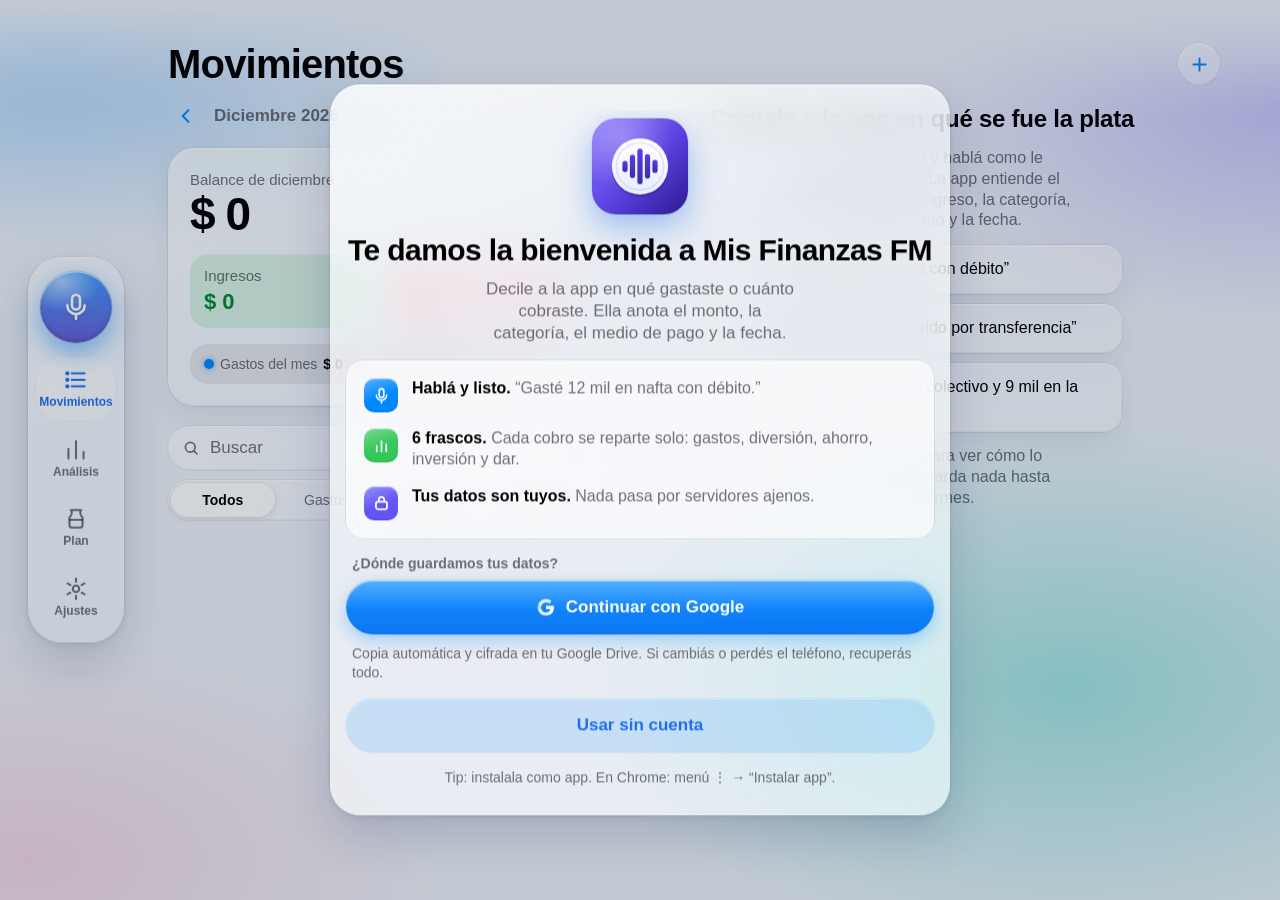
<file: index.html>
<!doctype html>
<!-- Mis Finanzas — Copyright (c) 2026 Felipe Manrique. Todos los derechos reservados. Ver LICENSE. -->
<html lang="es-AR">
<head>
<meta charset="utf-8">
<meta http-equiv="Content-Security-Policy" content="object-src 'none'; base-uri 'self'; form-action 'self'">
<meta name="viewport" content="width=device-width, initial-scale=1, viewport-fit=cover">
<title>Mis Finanzas FM</title>
<meta name="description" content="6 frascos, cartera de inversiones, metas y cuotas, por voz.">
<meta name="theme-color" content="#EEF3FA" media="(prefers-color-scheme: light)">
<meta name="theme-color" content="#05070F" media="(prefers-color-scheme: dark)">
<meta name="apple-mobile-web-app-capable" content="yes">
<meta name="mobile-web-app-capable" content="yes">
<meta name="apple-mobile-web-app-status-bar-style" content="default">
<meta name="apple-mobile-web-app-title" content="Finanzas FM">
<link rel="manifest" href="manifest.webmanifest">
<link rel="icon" type="image/png" sizes="192x192" href="https://felipemanrique.github.io/mis-finanzas-fm/icons/icon-192.png">
<link rel="icon" type="image/png" sizes="512x512" href="https://felipemanrique.github.io/mis-finanzas-fm/icons/icon-512.png">
<link rel="icon" type="image/png" sizes="32x32" href="https://felipemanrique.github.io/mis-finanzas-fm/icons/icon-32.png">
<link rel="shortcut icon" href="https://felipemanrique.github.io/mis-finanzas-fm/icons/icon-192.png">
<link rel="apple-touch-icon" href="https://felipemanrique.github.io/mis-finanzas-fm/apple-touch-icon.png">
<link rel="apple-touch-icon" sizes="152x152" href="https://felipemanrique.github.io/mis-finanzas-fm/icons/icon-152.png">
<link rel="apple-touch-icon" sizes="167x167" href="https://felipemanrique.github.io/mis-finanzas-fm/icons/icon-167.png">
<link rel="apple-touch-icon" sizes="180x180" href="https://felipemanrique.github.io/mis-finanzas-fm/icons/icon-180.png">
<link rel="stylesheet" href="styles.css">
</head>
<body>
<main class="app" id="app">
  <section id="view-movs" data-view="movs">
    <header class="topbar">
      <h1 class="large-title">Movimientos</h1>
      <span class="top-actions"><button class="icon-btn cloud" id="btn-cloud" hidden aria-label="Copia en Drive"><svg viewBox="0 0 24 24" fill="none" stroke="currentColor" stroke-width="2" stroke-linecap="round" stroke-linejoin="round"><path d="M7 18.5h10.5a4 4 0 0 0 .6-7.95A6 6 0 0 0 6.6 9.1 4.75 4.75 0 0 0 7 18.5z"/></svg></button>
      <button class="icon-btn" id="btn-add" aria-label="Cargar a mano"><svg viewBox="0 0 24 24" fill="none" stroke="currentColor" stroke-width="2.2" stroke-linecap="round"><path d="M12 5v14M5 12h14"/></svg></button></span>
    </header>
    <div class="movs-layout"><div class="movs-side">
    <div class="month-switch" data-month-switch></div>
    <div class="summary" id="summary"></div>
    <div id="backup-banner"></div>
    <div class="tools">
      <label class="search"><svg viewBox="0 0 24 24" fill="none" stroke="currentColor" stroke-width="2.2" stroke-linecap="round"><circle cx="11" cy="11" r="6.5"/><path d="m16 16 4 4"/></svg>
        <span class="sr">Buscar</span><input id="q" type="search" placeholder="Buscar" autocomplete="off"></label>
      <div class="segmented" id="type-filter" role="group" aria-label="Tipo">
        <button data-f="all" aria-pressed="true">Todos</button><button data-f="gasto" aria-pressed="false">Gastos</button><button data-f="ingreso" aria-pressed="false">Ingresos</button><button data-f="inversion" aria-pressed="false">Inversión</button>
      </div>
      <div class="chip-filter" id="cat-filter" hidden></div>
    </div>
    </div><div class="movs-main" id="list"></div></div>
  </section>

  <section id="view-stats" data-view="stats" hidden>
    <header class="topbar"><h1 class="large-title">Análisis</h1></header>
    <div class="month-switch" data-month-switch></div>
    <div id="stats"></div>
  </section>

  <section id="view-accounts" data-view="accounts" hidden>
    <header class="topbar"><h1 class="large-title">Mi plan</h1></header>
    <div class="month-switch" data-month-switch></div>
    <div id="accounts"></div>
  </section>

  <section id="view-settings" data-view="settings" hidden>
    <header class="topbar"><h1 class="large-title">Ajustes</h1></header>
    <div id="settings"></div>
  </section>
</main>

<div class="scroll-edge-bottom" aria-hidden="true"></div>
<nav class="tabbar" aria-label="Secciones">
  <button class="tab" data-tab="movs" aria-current="page"><svg viewBox="0 0 24 24" fill="none" stroke="currentColor" stroke-width="1.9" stroke-linecap="round" stroke-linejoin="round"><path d="M8 6h12M8 12h12M8 18h12"/><circle cx="4" cy="6" r="1" fill="currentColor"/><circle cx="4" cy="12" r="1" fill="currentColor"/><circle cx="4" cy="18" r="1" fill="currentColor"/></svg>Movimientos</button>
  <button class="tab" data-tab="stats"><svg viewBox="0 0 24 24" fill="none" stroke="currentColor" stroke-width="1.9" stroke-linecap="round" stroke-linejoin="round"><path d="M5 20V11M12 20V4M19 20v-6"/></svg>Análisis</button>
  <button class="mic" id="btn-mic" aria-label="Cargar con la voz"><svg viewBox="0 0 24 24" fill="none" stroke="currentColor" stroke-width="2" stroke-linecap="round" stroke-linejoin="round"><rect x="9" y="3" width="6" height="11" rx="3"/><path d="M5.5 11a6.5 6.5 0 0 0 13 0M12 17.5V21"/></svg></button>
  <button class="tab" data-tab="accounts"><svg viewBox="0 0 24 24" fill="none" stroke="currentColor" stroke-width="1.9" stroke-linecap="round" stroke-linejoin="round"><path d="M7 4h10M8 4v3a4 4 0 0 1-2 3.5V18a2 2 0 0 0 2 2h8a2 2 0 0 0 2-2v-7.5A4 4 0 0 1 16 7V4"/><path d="M6 13h12"/></svg>Plan</button>
  <button class="tab" data-tab="settings"><svg viewBox="0 0 24 24" fill="none" stroke="currentColor" stroke-width="1.9" stroke-linecap="round" stroke-linejoin="round"><circle cx="12" cy="12" r="3"/><path d="M12 2.5v3M12 18.5v3M4.2 7l2.6 1.5M17.2 15.5l2.6 1.5M4.2 17l2.6-1.5M17.2 8.5 19.8 7"/></svg>Ajustes</button>
</nav>

<div class="scrim" id="scrim" hidden></div>
<div class="sheet" id="sheet" role="dialog" aria-modal="true" aria-labelledby="sheet-title" hidden>
  <div class="grabber"></div>
  <div class="sheet-head">
    <button class="txt-btn" id="sheet-left">Cancelar</button>
    <h2 id="sheet-title"></h2>
    <button class="txt-btn strong" id="sheet-right"></button>
  </div>
  <div class="sheet-body" id="sheet-body"></div>
</div>

<div class="toast" id="toast" role="status" aria-live="polite"><span id="toast-msg"></span><button id="toast-btn" hidden>Deshacer</button></div>
<input type="file" id="import-file" accept="application/json,.json,text/csv,.csv" hidden>

<script src="parser.js"></script>
<script src="vault.js"></script>
<script src="app.js"></script>
</body>
</html>
</file>
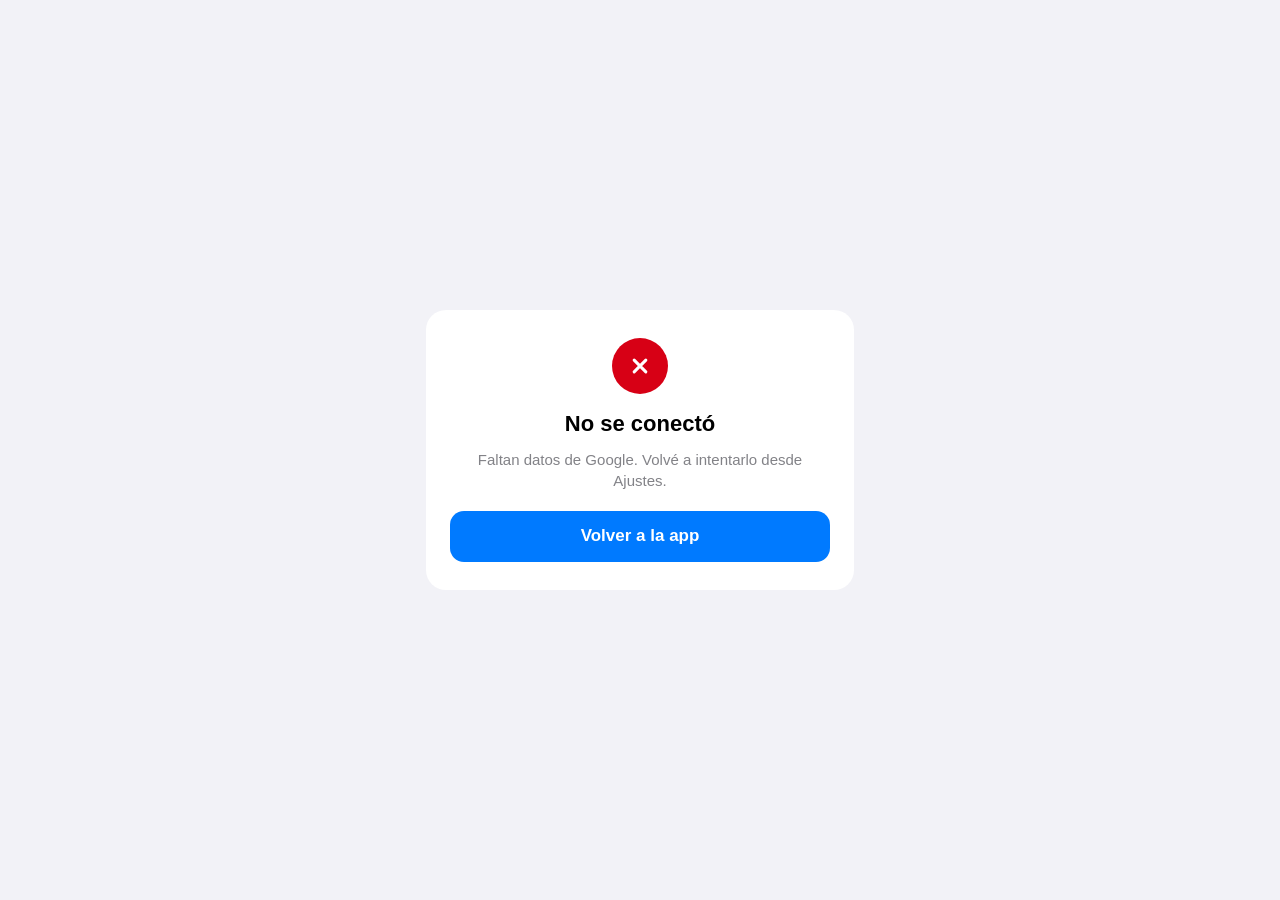
<file: oauth.html>
<!doctype html>
<!-- Mis Finanzas — Copyright (c) 2026 Felipe Manrique. Todos los derechos reservados. Ver LICENSE. -->
<html lang="es-AR">
<head>
<meta charset="utf-8">
<meta http-equiv="Content-Security-Policy" content="object-src 'none'; base-uri 'self'; form-action 'self'">
<meta name="viewport" content="width=device-width, initial-scale=1, viewport-fit=cover">
<meta name="referrer" content="no-referrer">
<title>Mis Finanzas · Google</title>
<link rel="icon" href="icons/icon.svg" type="image/svg+xml">
<style>
  :root { --bg: #F2F2F7; --card: #fff; --label: #000; --label-2: rgba(60,60,67,.64); --accent: #007AFF; --ok: #248A3D; --bad: #D70015; color-scheme: light; }
  @media (prefers-color-scheme: dark) { :root { --bg: #000; --card: #1C1C1E; --label: #fff; --label-2: rgba(235,235,245,.62); --accent: #0A84FF; --ok: #30D158; --bad: #FF453A; color-scheme: dark; } }
  body { margin: 0; min-height: 100vh; display: grid; place-items: center; background: var(--bg); color: var(--label);
    font: 17px/1.35 -apple-system, BlinkMacSystemFont, "SF Pro Text", "Segoe UI", Roboto, Helvetica, Arial, sans-serif; padding-inline: 16px; }
  main { background: var(--card); border-radius: 20px; padding: 28px 24px; max-width: 380px; width: 100%; text-align: center; display: grid; gap: 12px; justify-items: center; }
  .mark { width: 56px; height: 56px; border-radius: 50%; display: grid; place-items: center; color: #fff; background: var(--accent); }
  .mark.ok { background: var(--ok); } .mark.bad { background: var(--bad); }
  .mark svg { width: 28px; height: 28px; }
  h1 { font-size: 22px; line-height: 28px; margin: 4px 0 0; }
  p { margin: 0; color: var(--label-2); font-size: 15px; }
  a { display: block; width: 100%; box-sizing: border-box; margin-top: 8px; padding: 14px; border-radius: 14px; background: var(--accent); color: #fff; font-weight: 600; text-decoration: none; }
</style>
</head>
<body>
<main>
  <div class="mark" id="mark"><svg viewBox="0 0 24 24" fill="none" stroke="currentColor" stroke-width="2.4" stroke-linecap="round"><path d="M12 6v6l4 2"/></svg></div>
  <h1 id="title">Conectando…</h1>
  <p id="msg">Un segundo.</p>
  <a href="javascript:history.length>1?history.back():location.assign('./')" id="back" hidden>Volver a la app</a>
</main>
<script>
(async function () {
  const BROKER_URL = 'https://script.google.com/macros/s/AKfycbzqMyt30WtQnaUyPxk6SOzmhvmL7Dzp_A6Y1QLTYwAUdyH89j1SoiD54lMbqLWtX_Sv/exec';
  const q = new URLSearchParams(location.search);
  const code = q.get('code'), session = q.get('state'), error = q.get('error');
  history.replaceState(null, '', location.pathname); // que el código no quede en el historial
  const show = (ok, title, msg) => {
    document.getElementById('mark').className = 'mark ' + (ok ? 'ok' : 'bad');
    document.getElementById('mark').innerHTML = ok
      ? '<svg viewBox="0 0 24 24" fill="none" stroke="currentColor" stroke-width="2.6" stroke-linecap="round" stroke-linejoin="round"><path d="m5 12.5 4.5 4.5L19 7.5"/></svg>'
      : '<svg viewBox="0 0 24 24" fill="none" stroke="currentColor" stroke-width="2.6" stroke-linecap="round"><path d="M7 7l10 10M17 7 7 17"/></svg>';
    document.getElementById('title').textContent = title;
    document.getElementById('msg').textContent = msg;
    document.getElementById('back').hidden = false;
  };
  if (error || !code || !session) {
    show(false, 'No se conectó', error === 'access_denied' ? 'Cancelaste el permiso. Podés volver a intentarlo desde Ajustes.' : 'Faltan datos de Google. Volvé a intentarlo desde Ajustes.');
    return;
  }
  try {
    const res = await fetch(BROKER_URL, { method: 'POST', body: JSON.stringify({ action: 'exchange', code, session }) });
    const r = JSON.parse(await res.text());
    if (!r.ok) throw new Error(r.error);
    show(true, 'Listo', 'Tu cuenta de Google quedó conectada. Volvé a la app para terminar.');
  } catch (e) {
    show(false, 'No se conectó', 'Google no aceptó el inicio de sesión. Volvé a intentarlo desde Ajustes.');
  }
})();
</script>
</body>
</html>
</file>
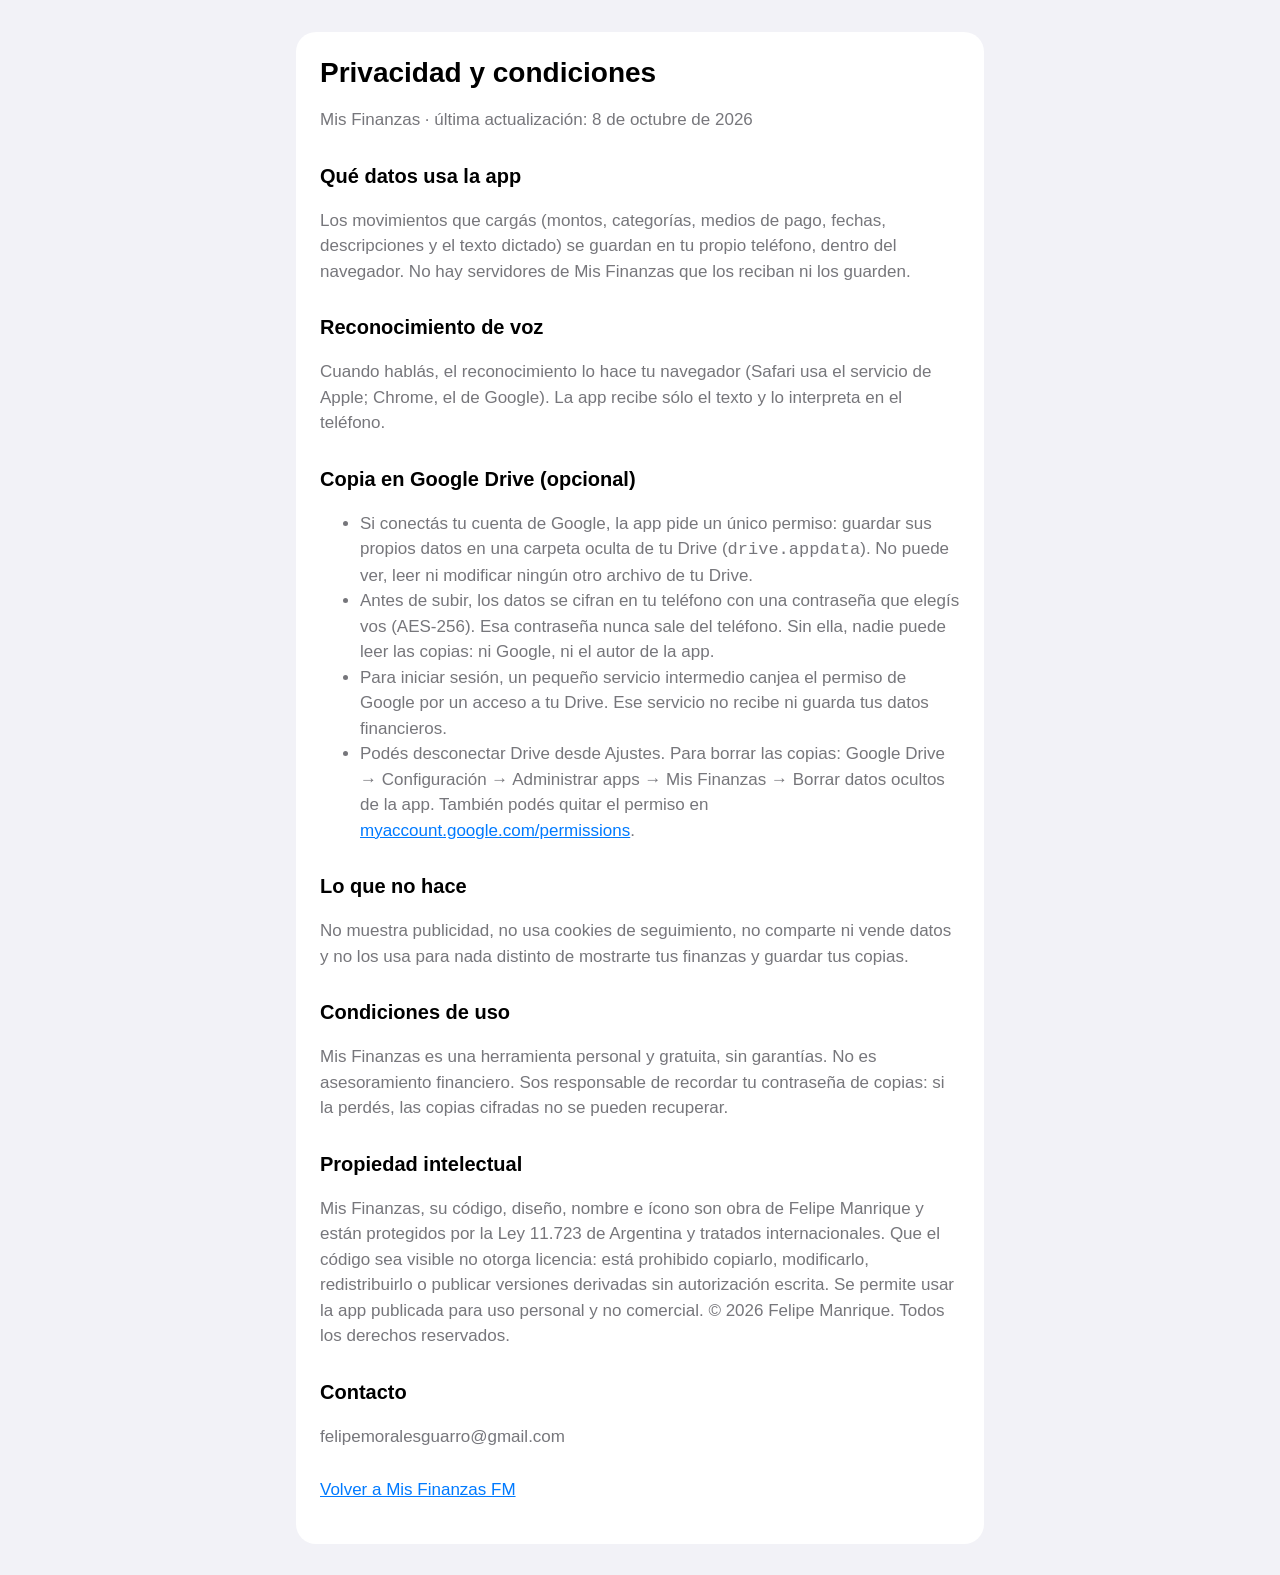
<file: privacidad.html>
<!doctype html>
<!-- Mis Finanzas — Copyright (c) 2026 Felipe Manrique. Todos los derechos reservados. Ver LICENSE. -->
<html lang="es-AR">
<head>
<meta charset="utf-8">
<meta name="viewport" content="width=device-width, initial-scale=1, viewport-fit=cover">
<title>Privacidad · Mis Finanzas FM</title>
<link rel="icon" href="icons/icon.svg" type="image/svg+xml">
<style>
  :root { --bg: #F2F2F7; --card: #fff; --label: #000; --label-2: rgba(60,60,67,.7); --accent: #007AFF; color-scheme: light; }
  @media (prefers-color-scheme: dark) { :root { --bg: #000; --card: #1C1C1E; --label: #fff; --label-2: rgba(235,235,245,.68); --accent: #0A84FF; color-scheme: dark; } }
  body { margin: 0; background: var(--bg); color: var(--label); font: 17px/1.5 -apple-system, BlinkMacSystemFont, "SF Pro Text", "Segoe UI", Roboto, Helvetica, Arial, sans-serif; padding: 32px 16px; }
  main { max-width: 640px; margin: 0 auto; background: var(--card); border-radius: 20px; padding: 24px; }
  h1 { font-size: 28px; line-height: 34px; margin: 0 0 4px; }
  h2 { font-size: 20px; margin: 28px 0 8px; }
  p, li { color: var(--label-2); }
  a { color: var(--accent); }
</style>
</head>
<body>
<main>
  <h1>Privacidad y condiciones</h1>
  <p>Mis Finanzas · última actualización: 8 de octubre de 2026</p>

  <h2>Qué datos usa la app</h2>
  <p>Los movimientos que cargás (montos, categorías, medios de pago, fechas, descripciones y el texto dictado) se guardan en tu propio teléfono, dentro del navegador. No hay servidores de Mis Finanzas que los reciban ni los guarden.</p>

  <h2>Reconocimiento de voz</h2>
  <p>Cuando hablás, el reconocimiento lo hace tu navegador (Safari usa el servicio de Apple; Chrome, el de Google). La app recibe sólo el texto y lo interpreta en el teléfono.</p>

  <h2>Copia en Google Drive (opcional)</h2>
  <ul>
    <li>Si conectás tu cuenta de Google, la app pide un único permiso: guardar sus propios datos en una carpeta oculta de tu Drive (<code>drive.appdata</code>). No puede ver, leer ni modificar ningún otro archivo de tu Drive.</li>
    <li>Antes de subir, los datos se cifran en tu teléfono con una contraseña que elegís vos (AES-256). Esa contraseña nunca sale del teléfono. Sin ella, nadie puede leer las copias: ni Google, ni el autor de la app.</li>
    <li>Para iniciar sesión, un pequeño servicio intermedio canjea el permiso de Google por un acceso a tu Drive. Ese servicio no recibe ni guarda tus datos financieros.</li>
    <li>Podés desconectar Drive desde Ajustes. Para borrar las copias: Google Drive → Configuración → Administrar apps → Mis Finanzas → Borrar datos ocultos de la app. También podés quitar el permiso en <a href="https://myaccount.google.com/permissions">myaccount.google.com/permissions</a>.</li>
  </ul>

  <h2>Lo que no hace</h2>
  <p>No muestra publicidad, no usa cookies de seguimiento, no comparte ni vende datos y no los usa para nada distinto de mostrarte tus finanzas y guardar tus copias.</p>

  <h2>Condiciones de uso</h2>
  <p>Mis Finanzas es una herramienta personal y gratuita, sin garantías. No es asesoramiento financiero. Sos responsable de recordar tu contraseña de copias: si la perdés, las copias cifradas no se pueden recuperar.</p>

  <h2>Propiedad intelectual</h2>
  <p>Mis Finanzas, su código, diseño, nombre e ícono son obra de Felipe Manrique y están protegidos por la Ley 11.723 de Argentina y tratados internacionales. Que el código sea visible no otorga licencia: está prohibido copiarlo, modificarlo, redistribuirlo o publicar versiones derivadas sin autorización escrita. Se permite usar la app publicada para uso personal y no comercial. © 2026 Felipe Manrique. Todos los derechos reservados.</p>

  <h2>Contacto</h2>
  <p>felipemoralesguarro@gmail.com</p>

  <p style="margin-top:28px"><a href="./">Volver a Mis Finanzas FM</a></p>
</main>
</body>
</html>
</file>
<file: styles.css>
/* Mis Finanzas — Copyright (c) 2026 Felipe Manrique. Todos los derechos reservados. Ver LICENSE. */
/* Layout: una columna tipo app iOS (máx 560px) sobre una aurora suave; todo flota en Liquid Glass transparente
   (estilo 27: borde oscuro fino + brillo especular fuerte) con la barra de pestañas y el micrófono abajo. */
:root {
  --font: -apple-system, BlinkMacSystemFont, "SF Pro Text", "SF Pro Display", "Segoe UI", Roboto, Helvetica, Arial, sans-serif;

  /* color del sistema (26/27) — relleno vs. "tinta" para texto chico sobre claro */
  --accent: #0088FF;
  --accent-ink: #1E6EF4;
  --income: #008932;
  --income-fill: #34C759;
  --expense: #E9152D;
  --expense-fill: #FF383C;
  --warn: #C55300;
  --warn-fill: #FF8D28;
  --income-tint: rgba(52, 199, 89, 0.16);
  --expense-tint: rgba(255, 56, 60, 0.13);

  --label: #000;
  --label-2: rgba(60, 60, 67, 0.72);
  --label-3: rgba(60, 60, 67, 0.40);
  --fill: rgba(118, 118, 128, 0.14);
  --fill-2: rgba(118, 118, 128, 0.24);
  --separator: rgba(60, 60, 67, 0.16);

  /* fondo: aurora */
  --bg: #EEF3FA;
  --aurora-1: rgba(0, 136, 255, 0.38);
  --aurora-2: rgba(0, 200, 179, 0.32);
  --aurora-3: rgba(97, 85, 245, 0.30);
  --aurora-4: rgba(255, 45, 85, 0.14);

  /* Liquid Glass — --glass-tint 0 (transparente) ↔ 1 (más opaco); lo ajusta la persona en Ajustes */
  --glass-tint: .35;
  --glass-rgb: 255, 255, 255;
  --glass-bg: rgba(var(--glass-rgb), calc(.20 + .55 * var(--glass-tint)));        /* controles */
  --glass-card: rgba(var(--glass-rgb), calc(.30 + .50 * var(--glass-tint)));      /* tarjetas con texto */
  --glass-sheet: rgba(var(--glass-rgb), calc(.52 + .36 * var(--glass-tint)));     /* hojas grandes */
  --glass-inner: rgba(var(--glass-rgb), calc(.50 + .40 * var(--glass-tint)));     /* tarjetas dentro de hojas */
  --glass-blur: blur(calc(5px + 22px * var(--glass-tint))) saturate(200%);
  --glass-blur-lg: blur(calc(14px + 22px * var(--glass-tint))) saturate(180%);
  --glass-highlight: rgba(255, 255, 255, .95);
  --glass-bevel: rgba(0, 0, 0, .05);
  --glass-edge: rgba(0, 0, 0, .10);
  --glass-sheen: rgba(255, 255, 255, .55);
  --glass-opaque: rgba(255, 255, 255, .96);

  --shadow-card: 0 1px 2px rgba(15, 35, 80, .05), 0 10px 30px rgba(15, 35, 80, .08);
  --shadow-elevated: 0 2px 6px rgba(15, 35, 80, .08), 0 20px 48px rgba(15, 35, 80, .18);
  --scrim: rgba(10, 20, 40, 0.18);

  --ease: cubic-bezier(0.32, 0.72, 0, 1);
  --snappy: cubic-bezier(0.36, 0.66, 0.04, 1);
  --r-sm: 12px; --r-md: 18px; --r-lg: 26px;
  color-scheme: light;
}
@media (prefers-color-scheme: dark) {
  :root:not([data-theme="light"]) {
    --accent: #0091FF; --accent-ink: #5CB8FF;
    --income: #30D158; --income-fill: #30D158; --expense: #FF4245; --expense-fill: #FF4245; --warn: #FF9230; --warn-fill: #FF9230;
    --income-tint: rgba(48, 209, 88, 0.18); --expense-tint: rgba(255, 66, 69, 0.18);
    --label: #fff; --label-2: rgba(235, 235, 245, 0.72); --label-3: rgba(235, 235, 245, 0.36);
    --fill: rgba(118, 118, 128, 0.26); --fill-2: rgba(118, 118, 128, 0.40); --separator: rgba(235, 235, 245, 0.12);
    --bg: #05070F;
    --aurora-1: rgba(0, 145, 255, 0.34); --aurora-2: rgba(0, 218, 195, 0.20); --aurora-3: rgba(109, 124, 255, 0.30); --aurora-4: rgba(255, 55, 95, 0.12);
    --glass-rgb: 30, 34, 46;
    --glass-bg: rgba(var(--glass-rgb), calc(.30 + .45 * var(--glass-tint)));
    --glass-card: rgba(var(--glass-rgb), calc(.40 + .42 * var(--glass-tint)));
    --glass-sheet: rgba(var(--glass-rgb), calc(.62 + .30 * var(--glass-tint)));
    --glass-inner: rgba(255, 255, 255, calc(.06 + .06 * var(--glass-tint)));
    --glass-highlight: rgba(255, 255, 255, .30); --glass-bevel: rgba(0, 0, 0, .35); --glass-edge: rgba(0, 0, 0, .55);
    --glass-sheen: rgba(255, 255, 255, .16); --glass-opaque: rgba(36, 36, 40, .97);
    --shadow-card: 0 1px 2px rgba(0, 0, 0, .3), 0 10px 30px rgba(0, 0, 0, .35);
    --shadow-elevated: 0 2px 6px rgba(0, 0, 0, .4), 0 20px 48px rgba(0, 0, 0, .6);
    --scrim: rgba(0, 0, 0, 0.40);
    color-scheme: dark;
  }
}
:root[data-theme="dark"] {
  --accent: #0091FF; --accent-ink: #5CB8FF;
  --income: #30D158; --income-fill: #30D158; --expense: #FF4245; --expense-fill: #FF4245; --warn: #FF9230; --warn-fill: #FF9230;
  --income-tint: rgba(48, 209, 88, 0.18); --expense-tint: rgba(255, 66, 69, 0.18);
  --label: #fff; --label-2: rgba(235, 235, 245, 0.72); --label-3: rgba(235, 235, 245, 0.36);
  --fill: rgba(118, 118, 128, 0.26); --fill-2: rgba(118, 118, 128, 0.40); --separator: rgba(235, 235, 245, 0.12);
  --bg: #05070F;
  --aurora-1: rgba(0, 145, 255, 0.34); --aurora-2: rgba(0, 218, 195, 0.20); --aurora-3: rgba(109, 124, 255, 0.30); --aurora-4: rgba(255, 55, 95, 0.12);
  --glass-rgb: 30, 34, 46;
  --glass-bg: rgba(var(--glass-rgb), calc(.30 + .45 * var(--glass-tint)));
  --glass-card: rgba(var(--glass-rgb), calc(.40 + .42 * var(--glass-tint)));
  --glass-sheet: rgba(var(--glass-rgb), calc(.62 + .30 * var(--glass-tint)));
  --glass-inner: rgba(255, 255, 255, calc(.06 + .06 * var(--glass-tint)));
  --glass-highlight: rgba(255, 255, 255, .30); --glass-bevel: rgba(0, 0, 0, .35); --glass-edge: rgba(0, 0, 0, .55);
  --glass-sheen: rgba(255, 255, 255, .16); --glass-opaque: rgba(36, 36, 40, .97);
  --shadow-card: 0 1px 2px rgba(0, 0, 0, .3), 0 10px 30px rgba(0, 0, 0, .35);
  --shadow-elevated: 0 2px 6px rgba(0, 0, 0, .4), 0 20px 48px rgba(0, 0, 0, .6);
  --scrim: rgba(0, 0, 0, 0.40);
  color-scheme: dark;
}

* { box-sizing: border-box; -webkit-tap-highlight-color: transparent; }
html, body { margin: 0; min-height: 100%; }
body {
  font-family: var(--font); font-size: 17px; line-height: 1.3; color: var(--label); background: var(--bg);
  -webkit-font-smoothing: antialiased; overscroll-behavior-y: none;
}
/* aurora fija detrás de todo: le da al vidrio algo que refractar */
body::before {
  content: ""; position: fixed; inset: -10%; z-index: -1; pointer-events: none;
  background:
    radial-gradient(42% 34% at 12% 8%, var(--aurora-1), transparent 70%),
    radial-gradient(38% 30% at 92% 18%, var(--aurora-3), transparent 70%),
    radial-gradient(46% 36% at 78% 72%, var(--aurora-2), transparent 70%),
    radial-gradient(40% 30% at 10% 88%, var(--aurora-4), transparent 70%),
    var(--bg);
}
/* debajo de la barra de estado: la aurora se funde suave con el color de la barra (sin corte recto) */
body::after {
  content: ""; position: fixed; inset: 0 0 auto 0; z-index: -1; pointer-events: none;
  height: calc(env(safe-area-inset-top, 0px) + 120px);
  background: linear-gradient(to bottom, var(--bg) 0%,
    color-mix(in srgb, var(--bg) 82%, transparent) 18%, color-mix(in srgb, var(--bg) 55%, transparent) 42%,
    color-mix(in srgb, var(--bg) 25%, transparent) 68%, color-mix(in srgb, var(--bg) 7%, transparent) 88%, transparent 100%);
}
button, input, select, textarea { font: inherit; color: inherit; }
button { cursor: pointer; }
[hidden] { display: none !important; }
:focus-visible { outline: 2px solid var(--accent); outline-offset: 2px; border-radius: 8px; }
.num { font-variant-numeric: tabular-nums; }
.sr { position: absolute; width: 1px; height: 1px; overflow: hidden; clip: rect(0 0 0 0); }

/* ---------- Liquid Glass ---------- */
/* controles flotantes */
.tabbar, .icon-btn, .search, .segmented, .month-switch .today-link, .toast, .cur-btn {
  background-color: var(--glass-bg);
  background-image: linear-gradient(135deg, var(--glass-sheen) 0%, rgba(255, 255, 255, 0) 42%);
  -webkit-backdrop-filter: var(--glass-blur); backdrop-filter: var(--glass-blur);
  box-shadow: 0 0 0 .5px var(--glass-edge), inset 0 1px 1px var(--glass-highlight), inset 0 -1px 1px var(--glass-bevel);
}
/* superficies de contenido (texto encima → un poco más de cuerpo) */
.summary, .group, .card, .stat, .list, .banner, .examples button, .welcome-points, .warn-list {
  background-color: var(--glass-card);
  background-image: linear-gradient(140deg, var(--glass-sheen) 0%, rgba(255, 255, 255, 0) 38%);
  -webkit-backdrop-filter: var(--glass-blur); backdrop-filter: var(--glass-blur);
  box-shadow: 0 0 0 .5px var(--glass-edge), inset 0 1px 1px var(--glass-highlight), inset 0 -1px 1px var(--glass-bevel), var(--shadow-card);
}

.app, .sheet-body, .toast { zoom: var(--ui-zoom, 1); }
.app {
  max-width: 560px; margin: 0 auto;
  padding-inline: 16px;
  padding-block: calc(env(safe-area-inset-top, 0px) + 10px) calc(env(safe-area-inset-bottom, 0px) + 128px);
}

/* ---------- Encabezado ---------- */
.topbar { display: flex; align-items: center; justify-content: space-between; gap: 12px; padding-block: 8px 4px; }
.large-title { font-size: 34px; line-height: 41px; font-weight: 700; letter-spacing: -0.02em; margin: 0; }
.icon-btn {
  width: 42px; height: 42px; border-radius: 50%; border: 0; display: grid; place-items: center;
  color: var(--accent); transition: transform .18s var(--snappy);
}
.icon-btn:active { transform: scale(.9); }
.icon-btn svg { width: 21px; height: 21px; }
.top-actions { display: flex; gap: 10px; align-items: center; }
.cloud[data-level="ok"] { color: var(--income); }
.cloud[data-level="pending"], .cloud[data-level="busy"] { color: var(--warn); }
.cloud[data-level="busy"] svg { animation: breathe 1.2s ease-in-out infinite; }
.cloud[data-level="error"] { color: #fff; background-color: var(--expense-fill); }
@keyframes breathe { 50% { opacity: .35; } }

.month-switch { display: flex; align-items: center; gap: 4px; margin-block: 6px 14px; }
.month-switch .label { font-size: 17px; font-weight: 600; color: var(--label-2); min-width: 0; padding-inline: 6px; }
.month-switch button { border: 0; background: none; color: var(--accent); width: 36px; height: 36px; display: grid; place-items: center; border-radius: 50%; }
.month-switch button:disabled { color: var(--label-3); }
.month-switch button svg { width: 20px; height: 20px; }
.month-switch .today-link { width: auto; padding-inline: 14px; font-size: 15px; font-weight: 600; border-radius: 999px; margin-left: auto; }

/* ---------- Resumen ---------- */
.summary { border-radius: var(--r-lg); padding: 22px; display: grid; gap: 16px; }
.summary .caption { font-size: 15px; color: var(--label-2); }
.balance { font-size: clamp(34px, 11vw, 46px); line-height: 1.05; font-weight: 700; letter-spacing: -0.03em; overflow-wrap: anywhere; }
.balance.neg { color: var(--expense); }
.split { display: grid; grid-template-columns: 1fr 1fr; gap: 12px; }
.split > div { container-type: inline-size; border-radius: var(--r-md); padding: 12px 14px; display: grid; gap: 2px; min-width: 0; box-shadow: inset 0 1px 1px rgba(255, 255, 255, .35); }
.split .in { background: var(--income-tint); }
.split .out { background: var(--expense-tint); }
.split .v { font-size: clamp(14px, 15cqi, 22px); font-weight: 600; white-space: nowrap; overflow: hidden; text-overflow: ellipsis; }
.split .in .v { color: var(--income); }
.split .out .v { color: var(--expense); }
.usd-line { font-size: 15px; color: var(--label-2); }
.budget { display: grid; gap: 6px; }
.budget .bar { height: 8px; border-radius: 4px; background: var(--fill); overflow: hidden; }
.budget .bar i { display: block; height: 100%; background: linear-gradient(90deg, var(--accent), #00C8B3); border-radius: 4px; transition: width .5s var(--ease); }
.budget .bar i.over { background: var(--expense-fill); }
.budget .row { display: flex; justify-content: space-between; font-size: 14px; color: var(--label-2); gap: 8px; }

/* ---------- Búsqueda y filtros ---------- */
.tools { display: grid; gap: 10px; margin-block: 20px 8px; }
.search { display: flex; align-items: center; gap: 8px; border-radius: 999px; padding-inline: 14px; height: 44px; }
.search svg { width: 18px; height: 18px; color: var(--label-2); flex: none; }
.search input { border: 0; background: none; outline: none; flex: 1; min-width: 0; font-size: 17px; }
.search input::placeholder { color: var(--label-2); }
.segmented { display: grid; grid-auto-flow: column; grid-auto-columns: 1fr; border-radius: 999px; padding: 3px; }
.segmented button { border: 0; background: none; border-radius: 999px; padding: 8px 10px; font-size: 15px; font-weight: 500; color: var(--label-2); transition: background .25s var(--ease), color .2s; }
.segmented button[aria-pressed="true"] {
  background: rgba(255, 255, 255, .85); color: var(--label); font-weight: 600;
  box-shadow: 0 0 0 .5px var(--glass-edge), 0 2px 8px rgba(0, 0, 0, .10), inset 0 1px 1px #fff;
}
:root[data-theme="dark"] .segmented button[aria-pressed="true"] { background: rgba(255, 255, 255, .18); box-shadow: 0 0 0 .5px rgba(0,0,0,.5), inset 0 1px 1px rgba(255,255,255,.25); }
@media (prefers-color-scheme: dark) { :root:not([data-theme="light"]) .segmented button[aria-pressed="true"] { background: rgba(255, 255, 255, .18); box-shadow: 0 0 0 .5px rgba(0,0,0,.5), inset 0 1px 1px rgba(255,255,255,.25); } }
.chip-filter { display: flex; align-items: center; gap: 8px; font-size: 15px; color: var(--label-2); }
.chip-filter button { border: 0; background: var(--fill); color: var(--accent-ink); border-radius: 999px; padding: 6px 12px; font-size: 15px; font-weight: 600; }

/* ---------- Lista ---------- */
.day { margin-top: 20px; }
.day-head { display: flex; justify-content: space-between; align-items: baseline; padding-inline: 6px; margin-bottom: 8px; font-size: 14px; font-weight: 600; color: var(--label-2); gap: 8px; }
.group { border-radius: var(--r-md); overflow: hidden; }
.row {
  display: flex; align-items: center; gap: 12px; padding: 11px 14px; width: 100%; border: 0; background: none; text-align: left;
  position: relative; min-height: 64px; transition: background .15s;
}
.row:active { background: var(--fill); }
.row + .row::before { content: ""; position: absolute; top: 0; left: 66px; right: 0; height: .5px; background: var(--separator); }
.badge {
  --c: #8E8E93;
  width: 40px; height: 40px; flex: none; border-radius: 12px; display: grid; place-items: center;
  font-size: 16px; font-weight: 700; color: #fff;
  background: linear-gradient(160deg, rgba(255, 255, 255, .38), rgba(255, 255, 255, 0) 55%), var(--c);
  box-shadow: inset 0 1px 1px rgba(255, 255, 255, .5), inset 0 -1px 2px rgba(0, 0, 0, .12), 0 2px 6px color-mix(in srgb, var(--c) 35%, transparent);
}
.row .mid { flex: 1; min-width: 0; display: grid; gap: 2px; }
.row .t { font-size: 17px; font-weight: 500; white-space: nowrap; overflow: hidden; text-overflow: ellipsis; }
.row .s { font-size: 14px; color: var(--label-2); white-space: nowrap; overflow: hidden; text-overflow: ellipsis; }
.row .amt { font-size: 17px; font-weight: 600; white-space: nowrap; }
.amt.in { color: var(--income); }
.mic-tag { display: inline-block; vertical-align: -2px; width: 13px; height: 13px; color: var(--label-3); margin-right: 3px; }

.empty { text-align: center; padding: 36px 8px 8px; color: var(--label-2); display: grid; gap: 14px; justify-items: center; }
.empty h2 { font-size: 24px; line-height: 30px; font-weight: 700; color: var(--label); margin: 0; text-wrap: balance; letter-spacing: -0.01em; }
.empty p { margin: 0; font-size: 16px; max-width: 34ch; text-wrap: pretty; }
.examples { display: grid; gap: 10px; width: 100%; max-width: 400px; }
.examples button {
  border: 0; border-radius: var(--r-md); padding: 14px 16px; text-align: left; font-size: 16px;
  display: flex; gap: 12px; align-items: center; color: var(--label); transition: transform .15s var(--snappy);
}
.examples button:active { transform: scale(.98); }
.examples button svg { width: 18px; height: 18px; color: var(--accent); flex: none; }

/* ---------- Tarjetas / secciones ---------- */
.section-title { font-size: 22px; line-height: 28px; font-weight: 700; margin: 30px 4px 12px; letter-spacing: -0.01em; }
.section-title:first-child { margin-top: 8px; }
.card { border-radius: var(--r-lg); padding: 16px; }
.footnote { font-size: 14px; color: var(--label-2); margin: 8px 6px 0; line-height: 19px; }
.stats { display: grid; grid-template-columns: repeat(2, minmax(0, 1fr)); gap: 12px; }
.stat { border-radius: var(--r-md); padding: 16px; display: grid; gap: 4px; min-width: 0; }
.stat .k { font-size: 14px; color: var(--label-2); }
.stat .v { font-size: 22px; font-weight: 700; overflow-wrap: anywhere; letter-spacing: -0.01em; }
.stat .v.txt { font-size: 18px; line-height: 24px; overflow-wrap: break-word; hyphens: auto; }
.stat .d { font-size: 14px; color: var(--label-2); overflow-wrap: anywhere; }

.catbars { display: grid; gap: 4px; }
.catbar { display: grid; grid-template-columns: 1fr auto; gap: 8px 12px; align-items: center; border: 0; background: none; text-align: left; padding: 10px 6px; border-radius: 12px; width: 100%; }
.catbar:active { background: var(--fill); }
.catbar .n { display: flex; gap: 10px; align-items: center; font-size: 16px; min-width: 0; }
.catbar .n span:last-child { white-space: nowrap; overflow: hidden; text-overflow: ellipsis; }
.catbar .dot { width: 12px; height: 12px; border-radius: 4px; flex: none; }
.catbar .v { font-size: 16px; font-weight: 600; text-align: right; }
.catbar .v small { color: var(--label-2); font-weight: 400; margin-left: 6px; }
.catbar .track { grid-column: 1 / -1; height: 8px; border-radius: 4px; background: var(--fill); overflow: hidden; }
.catbar .track i { display: block; height: 100%; border-radius: 4px; box-shadow: inset 0 1px 0 rgba(255, 255, 255, .35); }

.chart svg { display: block; width: 100%; height: auto; }
.chart text { fill: var(--label-2); font-size: 12px; font-family: var(--font); }
.legend { display: flex; gap: 16px; font-size: 14px; color: var(--label-2); margin-top: 10px; }
.legend span { display: inline-flex; align-items: center; gap: 6px; }
.legend i { width: 12px; height: 12px; border-radius: 4px; display: inline-block; }

/* listas de ajustes */
.list { border-radius: var(--r-md); overflow: hidden; }
.item { display: flex; align-items: center; gap: 12px; padding: 12px 16px; min-height: 52px; position: relative; width: 100%; border: 0; background: none; text-align: left; font-size: 17px; color: var(--label); }
.item + .item::before { content: ""; position: absolute; top: 0; left: 16px; right: 0; height: .5px; background: var(--separator); }
button.item:active, a.item:active { background: var(--fill); }
.item .grow { flex: 1; min-width: 0; }
.item .sub { display: block; font-size: 14px; color: var(--label-2); line-height: 18px; margin-top: 2px; }
.item .val { color: var(--label-2); font-size: 17px; text-align: right; }
.item .chev { width: 14px; height: 14px; color: var(--label-3); flex: none; }
.item.danger { color: var(--expense); }
.item.link { color: var(--accent-ink); }
.item select, .item input[type="number"], .item input[type="text"] { border: 0; background: none; color: var(--label-2); text-align: right; font-size: 17px; max-width: 55%; outline: none; }
.item input.inline { color: var(--label); text-align: right; width: 9em; }
.item.stack { display: grid; gap: 10px; }
.range-row { display: grid; grid-template-columns: auto 1fr auto; gap: 10px; align-items: center; font-size: 14px; color: var(--label-2); }
.range-row input[type="range"] { width: 100%; accent-color: var(--accent); }

.switch { position: relative; width: 51px; height: 31px; flex: none; }
.switch input { position: absolute; inset: 0; opacity: 0; margin: 0; cursor: pointer; z-index: 1; }
.switch span { position: absolute; inset: 0; border-radius: 999px; background: var(--fill-2); transition: background .25s var(--ease); }
.switch span::after { content: ""; position: absolute; top: 2px; left: 2px; width: 27px; height: 27px; border-radius: 50%; background: #fff; box-shadow: 0 3px 8px rgba(0,0,0,.15), 0 1px 1px rgba(0,0,0,.16); transition: transform .3s var(--ease); }
.switch input:checked + span { background: var(--income-fill); }
.switch input:checked + span::after { transform: translateX(20px); }
.switch input:focus-visible + span { outline: 2px solid var(--accent); outline-offset: 2px; }

/* ---------- Barra inferior + micrófono ---------- */
/* banda de borde de desplazamiento: el contenido se desvanece al pasar debajo de la barra */
.scroll-edge-bottom {
  position: fixed; left: 0; right: 0; bottom: 0; height: calc(env(safe-area-inset-bottom, 0px) + 110px); z-index: 19; pointer-events: none;
  background: linear-gradient(to top, color-mix(in srgb, var(--bg) 70%, transparent), transparent);
  -webkit-backdrop-filter: blur(6px); backdrop-filter: blur(6px);
  -webkit-mask-image: linear-gradient(to top, #000 45%, transparent); mask-image: linear-gradient(to top, #000 45%, transparent);
}
.tabbar {
  position: fixed; left: 50%; transform: translateX(-50%);
  bottom: calc(env(safe-area-inset-bottom, 0px) + 12px);
  width: min(calc(100% - 24px), 440px);
  display: grid; grid-template-columns: 1fr 1fr 88px 1fr 1fr; align-items: center;
  height: 68px; border-radius: 34px; z-index: 20; padding-inline: 6px;
  box-shadow: 0 0 0 .5px var(--glass-edge), inset 0 1px 1px var(--glass-highlight), inset 0 -1px 1px var(--glass-bevel), var(--shadow-elevated);
}
.tab { border: 0; background: none; display: grid; justify-items: center; gap: 2px; font-size: 11px; font-weight: 600; color: var(--label-2); padding: 7px 0; margin: 0 2px; border-radius: 26px; transition: background .25s var(--ease), color .2s; }
.tab svg { width: 25px; height: 25px; }
.tab[aria-current="page"] { color: var(--accent-ink); background: rgba(255, 255, 255, .55); box-shadow: inset 0 1px 1px rgba(255, 255, 255, .9), 0 0 0 .5px rgba(0, 0, 0, .06); }
:root[data-theme="dark"] .tab[aria-current="page"] { background: rgba(255, 255, 255, .12); box-shadow: inset 0 1px 1px rgba(255, 255, 255, .18); }
@media (prefers-color-scheme: dark) { :root:not([data-theme="light"]) .tab[aria-current="page"] { background: rgba(255, 255, 255, .12); box-shadow: inset 0 1px 1px rgba(255, 255, 255, .18); } }
/* micrófono: el único vidrio teñido (acción principal) */
.mic {
  justify-self: center; width: 72px; height: 72px; border-radius: 50%; border: 0; margin-top: -30px;
  color: #fff; display: grid; place-items: center; position: relative;
  background:
    radial-gradient(120% 90% at 30% 15%, rgba(255, 255, 255, .55), rgba(255, 255, 255, 0) 45%),
    linear-gradient(180deg, color-mix(in srgb, var(--accent) 86%, transparent), color-mix(in srgb, #3B2FC9 78%, transparent));
  -webkit-backdrop-filter: blur(12px) saturate(180%); backdrop-filter: blur(12px) saturate(180%);
  box-shadow: 0 0 0 .5px rgba(0, 0, 0, .18), inset 0 1.5px 1px rgba(255, 255, 255, .75), inset 0 -2px 4px rgba(0, 0, 0, .18),
    0 10px 26px color-mix(in srgb, var(--accent) 50%, transparent);
  transition: transform .2s var(--snappy);
}
.mic:active { transform: scale(.92); }
.mic svg { width: 32px; height: 32px; filter: drop-shadow(0 1px 1px rgba(0, 0, 0, .2)); }

/* ---------- Hojas (sheets) ---------- */
.scrim { position: fixed; inset: 0; background: var(--scrim); z-index: 40; opacity: 0; transition: opacity .3s var(--ease); }
.scrim.open { opacity: 1; }
.sheet {
  position: fixed; left: 50%; bottom: 0; z-index: 41; width: min(100%, 560px);
  max-height: calc(100% - env(safe-area-inset-top, 0px) - 20px);
  background-color: var(--glass-sheet);
  background-image: linear-gradient(160deg, var(--glass-sheen) 0%, rgba(255, 255, 255, 0) 30%);
  -webkit-backdrop-filter: var(--glass-blur-lg); backdrop-filter: var(--glass-blur-lg);
  border-radius: 32px 32px 0 0;
  box-shadow: 0 0 0 .5px var(--glass-edge), inset 0 1px 1px var(--glass-highlight), var(--shadow-elevated);
  transform: translate(-50%, 100%); transition: transform .45s var(--ease);
  display: flex; flex-direction: column;
}
.sheet.open { transform: translate(-50%, 0); }
.sheet .grabber { width: 40px; height: 5px; border-radius: 3px; background: var(--fill-2); margin: 8px auto 0; flex: none; }
.sheet-head { display: grid; grid-template-columns: minmax(70px, auto) 1fr minmax(70px, auto); align-items: center; padding: 8px 14px; flex: none; gap: 8px; }
.sheet-head h2 { font-size: 17px; font-weight: 600; margin: 0; text-align: center; white-space: nowrap; overflow: hidden; text-overflow: ellipsis; }
.sheet-head .txt-btn { border: 0; background: none; color: var(--accent-ink); font-size: 17px; padding: 8px 4px; justify-self: start; }
.sheet-head .txt-btn.strong { font-weight: 600; justify-self: end; }
.sheet-head .txt-btn:disabled { color: var(--label-3); }
.sheet-body { overflow-y: auto; padding: 4px 16px calc(env(safe-area-inset-bottom, 0px) + 24px); -webkit-overflow-scrolling: touch; display: grid; gap: 16px; overscroll-behavior: contain;
  grid-auto-rows: max-content; align-content: start; } /* las tarjetas no se achican: si no entra, se desplaza */
/* dentro de la hoja: tarjetas translúcidas sin blur propio (un vidrio no refracta a través de otro) */
.sheet .card, .sheet .group, .sheet .banner, .sheet .warn-list, .sheet .welcome-points, .sheet .field-group,
.sheet .said, .sheet .review-card, .sheet .text-entry textarea, .sheet .list, .sheet .cat-chips button, .sheet .examples button {
  background-color: var(--glass-inner); background-image: none;
  -webkit-backdrop-filter: none; backdrop-filter: none;
  box-shadow: 0 0 0 .5px var(--separator), inset 0 1px 1px rgba(255, 255, 255, .5);
}
.sheet .segmented, .sheet .cur-btn { -webkit-backdrop-filter: none; backdrop-filter: none; background-color: var(--fill); }

/* formulario de movimiento */
.amount-field { display: flex; align-items: baseline; justify-content: center; gap: 8px; padding-block: 8px 4px; }
.cur-btn { border: 0; flex: none; align-self: center; border-radius: 999px; font-size: 15px; font-weight: 600; padding: 6px 12px; color: var(--label-2); }
.amount-field input {
  border: 0; background: none; outline: none; font-size: 48px; font-weight: 700; letter-spacing: -0.03em; width: 100%; max-width: 9ch; text-align: center;
  font-variant-numeric: tabular-nums;
}
.amount-field.out input { color: var(--expense); }
.amount-field.in input { color: var(--income); }
.field-group { border-radius: var(--r-md); overflow: hidden; }
.field { display: flex; align-items: center; gap: 12px; padding: 0 16px; min-height: 50px; position: relative; }
.field + .field::before { content: ""; position: absolute; top: 0; left: 16px; right: 0; height: .5px; background: var(--separator); }
.field label { font-size: 17px; flex: none; min-width: 6.5em; }
.field input, .field select, .field textarea { flex: 1; min-width: 0; border: 0; background: none; outline: none; font-size: 17px; text-align: right; color: var(--label-2); padding-block: 13px; }
.field input:focus, .field select:focus { color: var(--label); }
.field select { appearance: none; -webkit-appearance: none; direction: rtl; }
.field select option { direction: ltr; }
.cat-chips { display: flex; flex-wrap: wrap; gap: 8px; }
.cat-chips button { border: 0; border-radius: 999px; padding: 8px 14px; font-size: 15px; color: var(--label); display: inline-flex; align-items: center; gap: 6px; }
.cat-chips button i { width: 8px; height: 8px; border-radius: 50%; display: inline-block; }
.cat-chips button[aria-pressed="true"] { background: var(--accent); color: #fff; }
.label-sm { font-size: 14px; font-weight: 600; color: var(--label-2); margin: 0 6px -8px; }

.btn {
  border: 0; border-radius: 999px; padding: 16px 22px; font-size: 17px; font-weight: 600; width: 100%; color: #fff;
  background:
    linear-gradient(180deg, rgba(255, 255, 255, .28), rgba(255, 255, 255, 0) 55%),
    linear-gradient(180deg, color-mix(in srgb, var(--accent) 92%, transparent), color-mix(in srgb, var(--accent) 80%, #3B2FC9));
  box-shadow: 0 0 0 .5px rgba(0, 0, 0, .14), inset 0 1px 1px rgba(255, 255, 255, .6), 0 6px 18px color-mix(in srgb, var(--accent) 32%, transparent);
  transition: transform .15s var(--snappy), opacity .2s;
}
.btn:active { transform: scale(.97); }
.btn:disabled { opacity: .45; }
.btn.tinted { background: color-mix(in srgb, var(--accent) 14%, transparent); color: var(--accent-ink); box-shadow: inset 0 1px 1px rgba(255, 255, 255, .5), 0 0 0 .5px color-mix(in srgb, var(--accent) 20%, transparent); }
.btn.danger { background: var(--expense-tint); color: var(--expense); box-shadow: inset 0 1px 1px rgba(255, 255, 255, .4); }
.btn.danger.armed { background: var(--expense-fill); color: #fff; }
.btn-row { display: grid; grid-template-columns: 1fr 1fr; gap: 10px; }

/* voz */
.listen { display: grid; justify-items: center; gap: 18px; padding-block: 14px 4px; text-align: center; }
.orb {
  width: 120px; height: 120px; border-radius: 50%; border: 0; color: #fff; display: grid; place-items: center; position: relative;
  background:
    radial-gradient(120% 90% at 30% 15%, rgba(255, 255, 255, .55), rgba(255, 255, 255, 0) 45%),
    linear-gradient(180deg, var(--accent), #3B2FC9);
  box-shadow: inset 0 2px 2px rgba(255, 255, 255, .6), inset 0 -3px 6px rgba(0, 0, 0, .2), 0 12px 30px color-mix(in srgb, var(--accent) 45%, transparent);
  transition: transform .2s var(--snappy), filter .3s;
}
.orb svg { width: 46px; height: 46px; position: relative; z-index: 1; }
.orb::before, .orb::after { content: ""; position: absolute; inset: 0; border-radius: 50%; background: var(--accent); opacity: 0; }
.orb.live::before { animation: pulse 1.6s var(--ease) infinite; }
.orb.live::after { animation: pulse 1.6s var(--ease) .5s infinite; }
.orb.idle { filter: saturate(.3) brightness(1.15); }
@keyframes pulse { 0% { transform: scale(1); opacity: .35; } 100% { transform: scale(1.7); opacity: 0; } }
.status { font-size: 16px; color: var(--label-2); min-height: 20px; }
.transcript { font-size: 24px; line-height: 30px; min-height: 60px; max-width: 30ch; text-wrap: pretty; font-weight: 500; }
.transcript .interim { color: var(--label-3); }
.hint { font-size: 14px; color: var(--label-2); max-width: 36ch; }
.text-entry { display: grid; gap: 10px; }
.text-entry textarea { width: 100%; min-height: 90px; resize: vertical; border: 0; border-radius: var(--r-md); padding: 14px 16px; font-size: 17px; outline: none; }
.link-btn { border: 0; background: none; color: var(--accent-ink); font-size: 16px; font-weight: 500; padding: 6px; }

.review-card { border-radius: var(--r-md); overflow: hidden; }
.review-card .rc-head { display: flex; align-items: center; gap: 10px; padding: 12px 12px 4px 16px; }
.review-card .rc-head .segmented { flex: none; width: 190px; }
.review-card .rc-head .grow { flex: 1; }
.review-card .rc-amount { display: flex; align-items: baseline; gap: 8px; padding: 4px 16px 8px; }
.review-card .rc-amount input { font-size: 32px; font-weight: 700; border: 0; background: none; outline: none; width: 100%; min-width: 0; font-variant-numeric: tabular-nums; }
.review-card.out .rc-amount input { color: var(--expense); }
.review-card.in .rc-amount input { color: var(--income); }
.review-card .field { padding-inline: 16px; }
.review-card .rc-head + .rc-amount + .field::before { content: ""; position: absolute; top: 0; left: 16px; right: 0; height: .5px; background: var(--separator); }
.low-conf { font-size: 14px; color: var(--warn); padding: 0 16px 10px; }
.said { font-size: 15px; color: var(--label-2); border-radius: var(--r-md); padding: 14px 16px; display: grid; gap: 8px; }
.said q { color: var(--label); font-size: 18px; }

/* toast */
.toast {
  position: fixed; left: 16px; right: 16px; margin-inline: auto; width: fit-content; bottom: calc(env(safe-area-inset-bottom, 0px) + 98px); z-index: 60;
  transform: translateY(20px); opacity: 0; pointer-events: none;
  display: flex; align-items: center; gap: 14px; padding: 12px 12px 12px 20px; border-radius: 999px;
  color: var(--label); font-size: 16px; font-weight: 500; max-width: 440px;
  transition: transform .4s var(--ease), opacity .25s;
}
.toast { background-color: var(--glass-sheet); box-shadow: 0 0 0 .5px var(--glass-edge), inset 0 1px 1px var(--glass-highlight), var(--shadow-elevated); }
.toast.show { transform: translateY(0); opacity: 1; pointer-events: auto; }
.toast button { border: 0; background: var(--accent); color: #fff; border-radius: 999px; padding: 7px 14px; font-weight: 600; font-size: 15px; }

.banner { display: flex; gap: 12px; align-items: flex-start; border-radius: var(--r-md); padding: 14px 16px; font-size: 15px; margin-top: 12px; }
.banner svg { width: 22px; height: 22px; color: var(--warn-fill); flex: none; margin-top: 1px; }
.banner button { border: 0; background: none; color: var(--accent-ink); padding: 0; font-size: 15px; font-weight: 600; }

/* bienvenida */
.welcome { display: grid; justify-items: center; gap: 10px; text-align: center; padding-top: 4px; }
.welcome-logo { width: 96px; height: 96px; border-radius: 24px; box-shadow: 0 0 0 .5px rgba(0, 0, 0, .1), 0 12px 32px rgba(20, 104, 240, .38); }
.welcome h2 { font-size: 30px; line-height: 36px; font-weight: 700; letter-spacing: -0.02em; margin: 8px 0 0; text-wrap: balance; }
.welcome p { margin: 0; color: var(--label-2); font-size: 17px; max-width: 34ch; text-wrap: pretty; }
.welcome-points { display: grid; gap: 16px; border-radius: var(--r-md); padding: 18px; }
.welcome-points > div { display: flex; gap: 14px; align-items: flex-start; font-size: 16px; color: var(--label-2); }
.welcome-points strong { color: var(--label); font-weight: 600; }
.wp-ic {
  width: 34px; height: 34px; border-radius: 10px; flex: none; display: grid; place-items: center; color: #fff;
  box-shadow: inset 0 1px 1px rgba(255, 255, 255, .5), inset 0 -1px 2px rgba(0, 0, 0, .12);
  background-image: linear-gradient(160deg, rgba(255, 255, 255, .35), rgba(255, 255, 255, 0) 55%);
}
.wp-ic svg { width: 19px; height: 19px; }
.warn-list { margin: 0; padding: 16px 18px 16px 36px; border-radius: var(--r-md); display: grid; gap: 10px; font-size: 16px; color: var(--label-2); }

/* ---------- Accesibilidad ---------- */
@media (prefers-reduced-transparency: reduce), (prefers-contrast: more) {
  .tabbar, .icon-btn, .search, .segmented, .month-switch .today-link, .toast, .cur-btn, .sheet,
  .summary, .group, .card, .stat, .list, .banner, .examples button, .welcome-points, .warn-list, .scroll-edge-bottom {
    background-color: var(--glass-opaque) !important; background-image: none !important;
    -webkit-backdrop-filter: none !important; backdrop-filter: none !important;
  }
}
@media (prefers-reduced-motion: reduce) {
  *, *::before, *::after { animation: none !important; transition-duration: 0s !important; }
}
@media (min-width: 700px) {
  .app { padding-top: calc(env(safe-area-inset-top, 0px) + 32px); }
}

#toast-msg { min-width: 0; }

.btn.small { width: auto; flex: none; padding: 9px 14px; font-size: 15px; }

/* ---------- Mis Finanzas FM: frascos, metas, cartera ---------- */
:root { --inv: #6155F5; --inv-tint: rgba(97, 85, 245, 0.14); }
@media (prefers-color-scheme: dark) { :root:not([data-theme="light"]) { --inv: #A7AAFF; --inv-tint: rgba(109, 124, 255, 0.22); } }
:root[data-theme="dark"] { --inv: #A7AAFF; --inv-tint: rgba(109, 124, 255, 0.22); }
.amt.inv, .amount-field.inv input, .review-card.inv .rc-amount input { color: var(--inv); }
.segmented.three { flex: 1; width: auto !important; }
.segmented.three button, #e-type button, #type-filter button { padding-inline: 4px; font-size: 14px; }
.review-card .rc-head .segmented.three { flex: 1; }
.jar-strip { display: flex; flex-wrap: wrap; align-items: center; gap: 6px 14px; width: 100%; border: 0; text-align: left; padding: 11px 14px; border-radius: var(--r-md); background: var(--fill); font-size: 14px; color: var(--label-2); }
.jar-strip > span { display: inline-flex; align-items: center; gap: 6px; }
.jar-strip strong { color: var(--label); font-weight: 600; }
.jar-strip svg { width: 15px; height: 15px; margin-left: auto; color: var(--label-3); }
.jar-dot { width: 10px; height: 10px; border-radius: 50%; background: var(--j, var(--accent)); flex: none; box-shadow: 0 0 6px color-mix(in srgb, var(--j, var(--accent)) 60%, transparent); }
.jars { display: grid; grid-template-columns: repeat(2, minmax(0, 1fr)); gap: 12px; }
.jar { border: 0; text-align: left; color: var(--label); display: grid; gap: 6px; padding: 14px; border-radius: var(--r-md); min-width: 0; }
.jar:active { transform: scale(.98); }
.jar:last-child:nth-child(odd) { grid-column: 1 / -1; }
.jar-top { display: flex; align-items: center; gap: 8px; font-size: 14px; min-width: 0; }
.jar-name { font-weight: 600; flex: 1; min-width: 0; line-height: 1.2; }
.jar-pct { font-size: 13px; color: var(--label-2); white-space: nowrap; }
.jar-bal { font-size: 22px; font-weight: 700; letter-spacing: -0.02em; }
.jar-bal.neg { color: var(--expense); }
.jar-sub { font-size: 12px; color: var(--label-2); line-height: 1.3; }
.cartera { display: grid; gap: 2px; }
/* compartidos con Mis Finanzas ML */
.bar { height: 8px; border-radius: 4px; background: var(--fill); overflow: hidden; margin-top: 6px; }
.bar i { display: block; height: 100%; border-radius: 4px; background: linear-gradient(90deg, var(--accent), #00C8B3); transition: width .5s var(--ease); }
.bar.done i { background: var(--income-fill); }
.bt-top { display: flex; justify-content: space-between; align-items: baseline; gap: 10px; font-size: 16px; }
.bt-top > span:first-child { min-width: 0; }
.metas { display: grid; gap: 12px; }
.meta { border: 0; width: 100%; text-align: left; color: var(--label); display: grid; gap: 4px; font-size: 16px; }
.meta:active { transform: scale(.99); }
.meta-name { font-weight: 600; font-size: 17px; min-width: 0; }
.meta-sub { font-size: 14px; color: var(--label-2); margin-top: 4px; }
.cta-card { display: grid; gap: 14px; }
.cta-card p { margin: 0; font-size: 16px; line-height: 22px; color: var(--label-2); }
.h-top { display: grid; gap: 6px; margin-top: 10px; padding-top: 10px; border-top: .5px solid var(--separator); font-size: 15px; }
.h-top div { display: flex; justify-content: space-between; gap: 10px; }
.guide { display: grid; gap: 14px; }
.guide-lead { margin: 0; font-size: 17px; line-height: 23px; }
.guide-bar { display: flex; gap: 3px; height: 12px; border-radius: 6px; overflow: hidden; }
.guide-bar i { display: block; box-shadow: inset 0 1px 0 rgba(255,255,255,.4); }
.guide-block { border-radius: var(--r-md); padding: 14px 16px; background: color-mix(in srgb, var(--g) 13%, transparent); box-shadow: inset 0 1px 1px rgba(255,255,255,.4); display: grid; gap: 6px; }
.guide-block p { margin: 0; font-size: 16px; line-height: 22px; color: var(--label-2); }
.guide-head { display: flex; gap: 12px; align-items: center; }
.guide-head > span:last-child { display: grid; gap: 1px; }
.guide-head strong { font-size: 18px; }
.guide-pct { font-size: 28px; font-weight: 800; letter-spacing: -0.03em; color: var(--g); min-width: 2.6em; }
.guide-amt { font-size: 14px; color: var(--label-2); }
.guide-def { display: grid; gap: 8px; }
.guide-def p { margin: 0; font-size: 16px; line-height: 22px; color: var(--label-2); }
.guide-def b { color: var(--label); }

.split-box { border-top: .5px solid var(--separator); }

.sp-row { gap: 8px; }
.sp-row .sp-jar { flex: 1; min-width: 0; text-align: left; direction: ltr; color: var(--label); }
.sp-row .sp-pct { flex: none; width: 4.2em; text-align: right; color: var(--label); }
.sp-pc { color: var(--label-2); font-size: 15px; }
.sp-foot { display: flex; justify-content: space-between; align-items: center; gap: 10px; padding: 6px 12px 10px; }
.sp-total { font-size: 14px; font-weight: 600; }

/* ---------- Pantallas grandes (compu, tablet horizontal): mismo diseño, reacomodado ---------- */
.pane { display: block; }
@media (min-width: 900px) {
  .app { max-width: 1240px; padding-left: 148px; padding-right: 40px; padding-bottom: 56px; }
  .large-title { font-size: 40px; line-height: 48px; }

  /* barra de pestañas: riel vertical flotante a la izquierda, micrófono arriba */
  .scroll-edge-bottom { display: none; }
  .tabbar {
    left: 28px; top: 50%; bottom: auto; transform: translateY(-50%);
    width: 96px; height: auto; padding: 14px 8px; border-radius: 34px;
    grid-template-columns: 1fr; grid-auto-rows: auto; gap: 6px;
  }
  .tab { padding: 10px 0; font-size: 12px; margin: 0; }
  .tab svg { width: 26px; height: 26px; }
  .mic { order: -1; margin: 0 auto 8px; }

  /* Movimientos: resumen y filtros a la izquierda (fijos), lista a la derecha */
  .movs-layout { display: grid; grid-template-columns: minmax(340px, 400px) minmax(0, 1fr); gap: 36px; align-items: start; }
  .movs-side { position: sticky; top: calc(env(safe-area-inset-top, 0px) + 20px); }
  .movs-main > .day:first-child { margin-top: 6px; }
  .movs-main .empty { padding-top: 12px; }

  /* Análisis: dos columnas; los números de arriba a lo ancho */
  #stats { display: grid; grid-template-columns: repeat(2, minmax(0, 1fr)); gap: 0 32px; align-items: start; }
  #stats .pane-lead { grid-column: 1 / -1; }
  #stats .stats { grid-template-columns: repeat(4, minmax(0, 1fr)); }

  /* Plan: frascos a lo ancho; metas | cartera; cuotas | cuentas */
  #accounts { display: grid; grid-template-columns: repeat(2, minmax(0, 1fr)); gap: 0 32px; align-items: start; }
  #accounts .pane-0 { grid-column: 1 / -1; }
  #accounts .jars { grid-template-columns: repeat(5, minmax(0, 1fr)); }
  #accounts .jar:last-child:nth-child(odd) { grid-column: auto; }

  /* Ajustes: dos columnas que se llenan solas */
  #settings { columns: 2 380px; column-gap: 32px; }
  #settings .pane { break-inside: avoid; padding-top: 2px; }
  #settings .pane:first-child .section-title { margin-top: 8px; }

  /* ventanas: cuadro centrado en vez de hoja desde abajo */
  .sheet {
    top: 50%; bottom: auto; width: min(620px, calc(100vw - 64px)); max-height: min(86vh, 900px);
    border-radius: 30px; transform: translate(-50%, -46%) scale(.97); opacity: 0;
    transition: transform .4s var(--ease), opacity .25s;
  }
  .sheet.open { transform: translate(-50%, -50%) scale(1); opacity: 1; }
  .sheet .grabber { visibility: hidden; height: 2px; }
  .sheet-body { padding-bottom: 28px; }
  .toast { bottom: 32px; }
}
@media (min-width: 1200px) {
  .movs-layout { grid-template-columns: 420px minmax(0, 1fr); }
}

/* editor de frascos: resumen con flechita para desplegar */
.jar-ed-head { display: flex; align-items: center; gap: 10px; width: 100%; min-height: 52px; padding: 0 16px; border: 0; background: none; text-align: left; font-size: 17px; color: var(--label); }
.jar-ed-head .grow { flex: 1; min-width: 0; font-weight: 600; white-space: nowrap; overflow: hidden; text-overflow: ellipsis; }
.jar-ed-sum { color: var(--label-2); font-size: 15px; white-space: nowrap; }
.jar-ed-chev { width: 18px; height: 18px; color: var(--label-3); flex: none; transition: transform .25s var(--ease); }
.jar-ed-head[aria-expanded="true"] .jar-ed-chev { transform: rotate(180deg); }
.jar-ed-body { border-top: .5px solid var(--separator); }
.jar-ed-body .field:first-child::before { display: none; }
.jar-ed-head .grow { display: grid; gap: 1px; white-space: normal; }
.jar-ed-head .grow > span { white-space: nowrap; overflow: hidden; text-overflow: ellipsis; }
.jar-ed-ini { font-size: 13px; font-weight: 400; color: var(--label-2); }
.jar-ed-ini:empty { display: none; }

/* cuenta del frasco: anterior + entró − usado ± movido */
.jar-calc { display: grid; grid-template-columns: auto 1fr; gap: 1px 8px; font-size: 12.5px; color: var(--label-2); line-height: 1.35; }
.jar-calc span:nth-child(even) { text-align: right; color: var(--label); }
.jar-calc .pos { color: var(--income) !important; }
.jar-calc .acc { padding-top: 4px; margin-top: 3px; border-top: .5px solid var(--separator); color: var(--label-2) !important; }
.jar-calc .acc.neg { color: var(--expense) !important; }
.jar-calc span:nth-child(even) { white-space: nowrap; }
.jar-acc { display: flex; justify-content: space-between; gap: 8px; padding-top: 5px; border-top: .5px solid var(--separator); font-size: 12.5px; color: var(--label-2); }
.jar-acc span:last-child { white-space: nowrap; }
.jar-acc .neg { color: var(--expense); }
.jar-hint { font-size: 12px; color: var(--accent); margin-top: 2px; }
</file>
